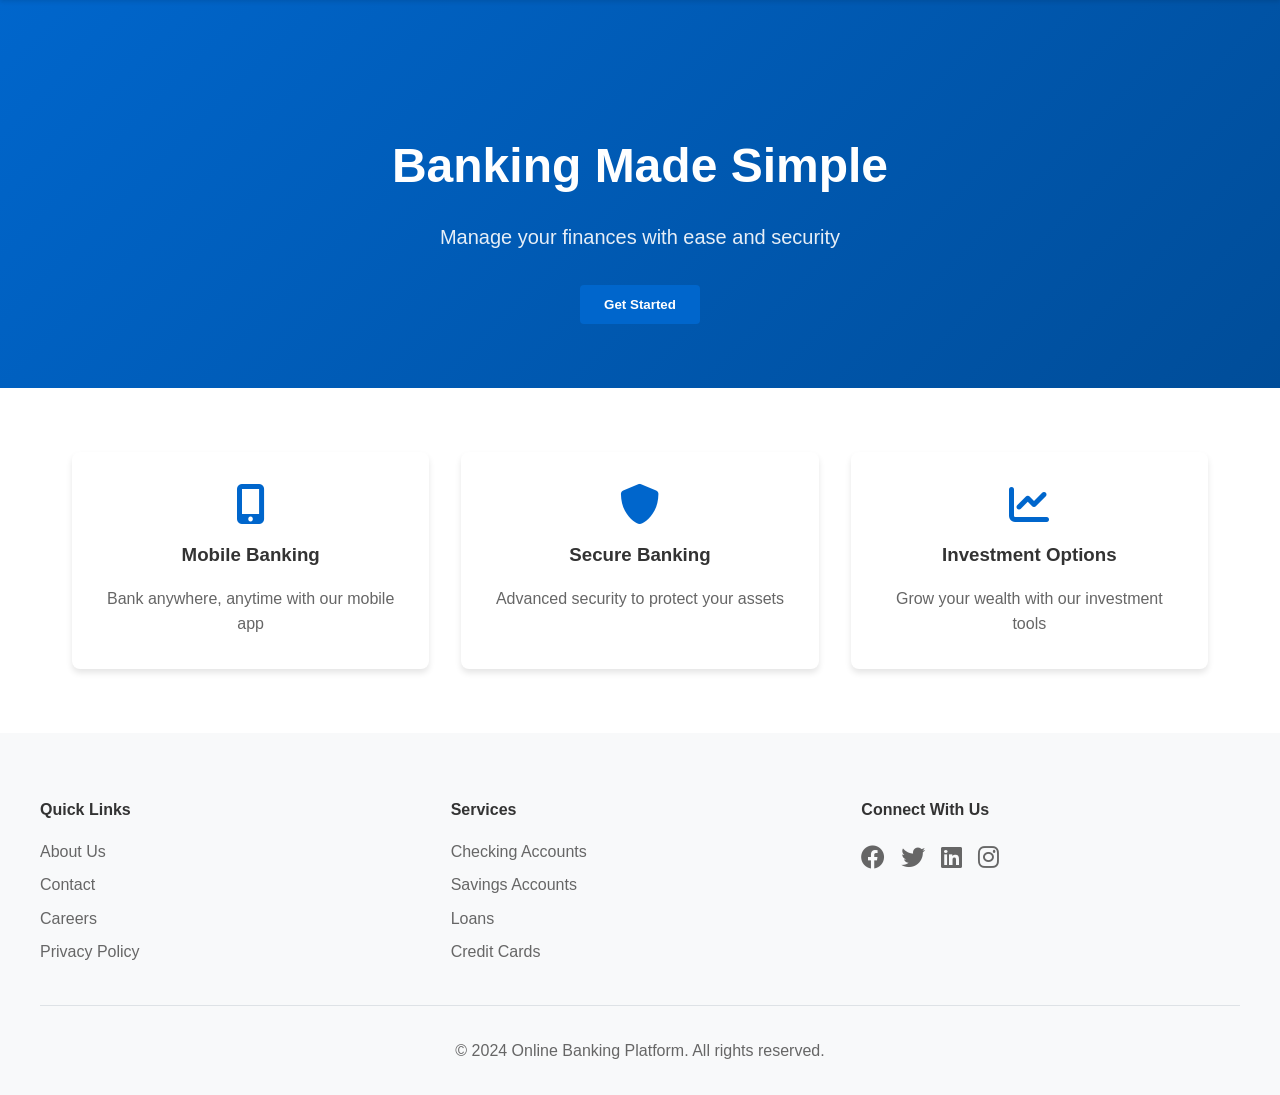
<file: index.html>
<!DOCTYPE html>
<html lang="en">
<head>
    <meta charset="UTF-8">
    <meta name="viewport" content="width=device-width, initial-scale=1.0">
    <title>Online Banking Platform</title>
    <link rel="stylesheet" href="styles/main.css">
    <link rel="stylesheet" href="https://cdnjs.cloudflare.com/ajax/libs/font-awesome/6.0.0/css/all.min.css">
</head>
<body>
    <header class="main-header">
        <nav class="top-nav">
            <div class="logo">
                <img src="assets/citi-logo.png" alt="Bank Logo" class="bank-logo" />
            </div>
            <div class="nav-links">
                <a href="#" class="nav-link">Personal</a>
                <a href="#" class="nav-link">Business</a>
                <a href="#" class="nav-link">Wealth Management</a>
                <a href="#" class="nav-link">About Us</a>
            </div>
            <div class="auth-buttons">
                <button class="btn btn-secondary">Sign In</button>
                <button class="btn btn-primary">Open Account</button>
            </div>
        </nav>
    </header>

    <main>
        <section class="hero">
            <div class="hero-content">
                <h1>Banking Made Simple</h1>
                <p>Manage your finances with ease and security</p>
                <button class="btn btn-primary">Get Started</button>
            </div>
        </section>

        <section class="features">
            <div class="feature-card">
                <i class="fas fa-mobile-alt"></i>
                <h3>Mobile Banking</h3>
                <p>Bank anywhere, anytime with our mobile app</p>
            </div>
            <div class="feature-card">
                <i class="fas fa-shield-alt"></i>
                <h3>Secure Banking</h3>
                <p>Advanced security to protect your assets</p>
            </div>
            <div class="feature-card">
                <i class="fas fa-chart-line"></i>
                <h3>Investment Options</h3>
                <p>Grow your wealth with our investment tools</p>
            </div>
        </section>
    </main>

    <footer class="main-footer">
        <div class="footer-content">
            <div class="footer-section">
                <h4>Quick Links</h4>
                <ul>
                    <li><a href="#">About Us</a></li>
                    <li><a href="#">Contact</a></li>
                    <li><a href="#">Careers</a></li>
                    <li><a href="#">Privacy Policy</a></li>
                </ul>
            </div>
            <div class="footer-section">
                <h4>Services</h4>
                <ul>
                    <li><a href="#">Checking Accounts</a></li>
                    <li><a href="#">Savings Accounts</a></li>
                    <li><a href="#">Loans</a></li>
                    <li><a href="#">Credit Cards</a></li>
                </ul>
            </div>
            <div class="footer-section">
                <h4>Connect With Us</h4>
                <div class="social-links">
                    <a href="#"><i class="fab fa-facebook"></i></a>
                    <a href="#"><i class="fab fa-twitter"></i></a>
                    <a href="#"><i class="fab fa-linkedin"></i></a>
                    <a href="#"><i class="fab fa-instagram"></i></a>
                </div>
            </div>
        </div>
        <div class="footer-bottom">
            <p>&copy; 2024 Online Banking Platform. All rights reserved.</p>
        </div>
    </footer>

    <!-- Login Modal -->
    <div id="loginModal" class="modal">
        <div class="modal-content">
            <span class="close-modal">&times;</span>
            <h2>Sign In</h2>
            <form id="loginForm" class="auth-form">
                <div class="form-group">
                    <label for="loginEmail">Email</label>
                    <input type="email" id="loginEmail" name="email" required>
                </div>
                <div class="form-group">
                    <label for="loginPassword">Password</label>
                    <input type="password" id="loginPassword" name="password" required>
                </div>
                <div class="form-group">
                    <a href="#" class="forgot-password">Forgot Password?</a>
                </div>
                <button type="submit" class="btn btn-primary">Sign In</button>
            </form>
            <div class="form-footer">
                <p>Don't have an account? <a href="#" id="showRegister">Register</a></p>
            </div>
        </div>
    </div>

    <!-- Registration Modal -->
    <div id="registerModal" class="modal">
        <div class="modal-content">
            <span class="close-modal">&times;</span>
            <h2>Create Account</h2>
            <form id="registerForm" class="auth-form">
                <div class="form-group">
                    <label for="registerName">Full Name</label>
                    <input type="text" id="registerName" name="name" required>
                </div>
                <div class="form-group">
                    <label for="registerEmail">Email</label>
                    <input type="email" id="registerEmail" name="email" required>
                </div>
                <div class="form-group">
                    <label for="registerPassword">Password</label>
                    <input type="password" id="registerPassword" name="password" required>
                </div>
                <div class="form-group">
                    <label for="confirmPassword">Confirm Password</label>
                    <input type="password" id="confirmPassword" name="confirmPassword" required>
                </div>
                <div class="form-group">
                    <label class="checkbox-container">
                        <input type="checkbox" required>
                        I agree to the <a href="#">Terms and Conditions</a>
                    </label>
                </div>
                <button type="submit" class="btn btn-primary">Create Account</button>
            </form>
            <div class="form-footer">
                <p>Already have an account? <a href="#" id="showLogin">Sign In</a></p>
            </div>
        </div>
    </div>

    <script src="js/main.js"></script>
</body>
</html>
</file>
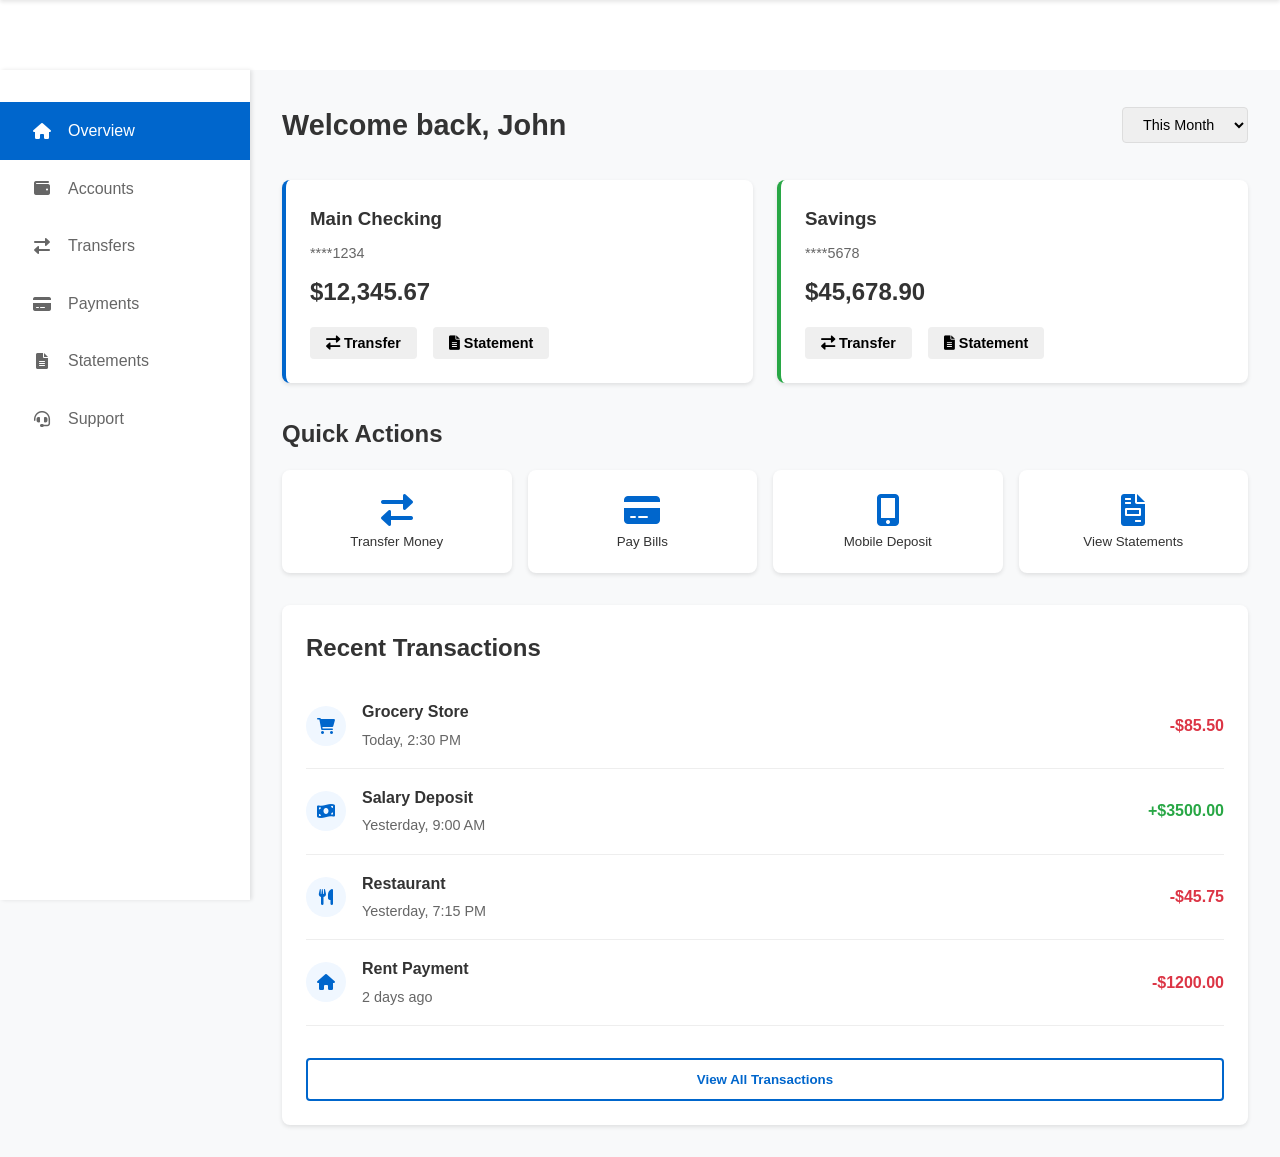
<file: dashboard.html>
<!DOCTYPE html>
<html lang="en">
<head>
    <meta charset="UTF-8">
    <meta name="viewport" content="width=device-width, initial-scale=1.0">
    <title>User Dashboard - Online Banking Platform</title>
    <link rel="stylesheet" href="styles/main.css">
    <link rel="stylesheet" href="styles/dashboard.css">
    <link rel="stylesheet" href="https://cdnjs.cloudflare.com/ajax/libs/font-awesome/6.0.0/css/all.min.css">
</head>
<body>
    <header class="main-header">
        <nav class="top-nav">
            <div class="logo">
                <img src="assets/citi-logo.png" alt="Bank Logo" class="bank-logo" />
            </div>
            <div class="nav-links">
                <a href="index.html" class="nav-link">Home</a>
                <a href="#accounts" class="nav-link">Accounts</a>
                <a href="#transfers" class="nav-link">Transfers</a>
                <a href="#payments" class="nav-link">Payments</a>
            </div>
            <div class="user-menu">
                <button class="btn btn-secondary" id="userMenuBtn">
                    <i class="fas fa-user-circle"></i>
                    <span>John Doe</span>
                </button>
                <div class="user-dropdown">
                    <a href="#profile"><i class="fas fa-user"></i> Profile</a>
                    <a href="#settings"><i class="fas fa-cog"></i> Settings</a>
                    <a href="#security"><i class="fas fa-shield-alt"></i> Security</a>
                    <a href="index.html" class="logout"><i class="fas fa-sign-out-alt"></i> Logout</a>
                </div>
            </div>
        </nav>
    </header>

    <main class="dashboard-container">
        <aside class="dashboard-sidebar">
            <nav class="sidebar-nav">
                <a href="#overview" class="active"><i class="fas fa-home"></i> Overview</a>
                <a href="#accounts"><i class="fas fa-wallet"></i> Accounts</a>
                <a href="#transfers"><i class="fas fa-exchange-alt"></i> Transfers</a>
                <a href="#payments"><i class="fas fa-credit-card"></i> Payments</a>
                <a href="#statements"><i class="fas fa-file-alt"></i> Statements</a>
                <a href="#support"><i class="fas fa-headset"></i> Support</a>
            </nav>
        </aside>

        <div class="dashboard-content">
            <section class="dashboard-header">
                <h1>Welcome back, John</h1>
                <div class="date-filter">
                    <select id="dateRange">
                        <option value="today">Today</option>
                        <option value="week">This Week</option>
                        <option value="month" selected>This Month</option>
                        <option value="year">This Year</option>
                    </select>
                </div>
            </section>

            <section class="account-overview">
                <div class="account-card primary">
                    <div class="account-info">
                        <h3>Main Checking</h3>
                        <p class="account-number">****1234</p>
                        <p class="balance">$12,345.67</p>
                    </div>
                    <div class="account-actions">
                        <button class="btn btn-small"><i class="fas fa-exchange-alt"></i> Transfer</button>
                        <button class="btn btn-small"><i class="fas fa-file-alt"></i> Statement</button>
                    </div>
                </div>

                <div class="account-card savings">
                    <div class="account-info">
                        <h3>Savings</h3>
                        <p class="account-number">****5678</p>
                        <p class="balance">$45,678.90</p>
                    </div>
                    <div class="account-actions">
                        <button class="btn btn-small"><i class="fas fa-exchange-alt"></i> Transfer</button>
                        <button class="btn btn-small"><i class="fas fa-file-alt"></i> Statement</button>
                    </div>
                </div>
            </section>

            <section class="quick-actions">
                <h2>Quick Actions</h2>
                <div class="action-grid">
                    <button class="action-card">
                        <i class="fas fa-exchange-alt"></i>
                        <span>Transfer Money</span>
                    </button>
                    <button class="action-card">
                        <i class="fas fa-credit-card"></i>
                        <span>Pay Bills</span>
                    </button>
                    <button class="action-card">
                        <i class="fas fa-mobile-alt"></i>
                        <span>Mobile Deposit</span>
                    </button>
                    <button class="action-card">
                        <i class="fas fa-file-invoice"></i>
                        <span>View Statements</span>
                    </button>
                </div>
            </section>

            <section class="recent-transactions">
                <h2>Recent Transactions</h2>
                <div class="transactions-list">
                    <div class="transaction-item">
                        <div class="transaction-icon">
                            <i class="fas fa-shopping-cart"></i>
                        </div>
                        <div class="transaction-details">
                            <h4>Grocery Store</h4>
                            <p class="date">Today, 2:30 PM</p>
                        </div>
                        <div class="transaction-amount debit">
                            -$85.50
                        </div>
                    </div>
                    <div class="transaction-item">
                        <div class="transaction-icon">
                            <i class="fas fa-money-bill-wave"></i>
                        </div>
                        <div class="transaction-details">
                            <h4>Salary Deposit</h4>
                            <p class="date">Yesterday, 9:00 AM</p>
                        </div>
                        <div class="transaction-amount credit">
                            +$3,500.00
                        </div>
                    </div>
                    <!-- More transactions... -->
                </div>
                <button class="btn btn-secondary view-all">View All Transactions</button>
            </section>
        </div>
    </main>

    <script src="js/main.js"></script>
    <script src="js/dashboard.js"></script>
</body>
</html>
</file>
<file: styles/main.css>
/* Reset and base styles */
* {
    margin: 0;
    padding: 0;
    box-sizing: border-box;
}

body {
    font-family: 'Segoe UI', Tahoma, Geneva, Verdana, sans-serif;
    line-height: 1.6;
    color: #333;
}

/* Header styles */
.main-header {
    background-color: #fff;
    box-shadow: 0 2px 4px rgba(0, 0, 0, 0.1);
    position: fixed;
    width: 100%;
    top: 0;
    z-index: 1000;
    transition: transform 0.3s ease;
}

.main-header.scroll-down {
    transform: translateY(-100%);
}

.main-header.scroll-up {
    transform: translateY(0);
}

.top-nav {
    max-width: 1200px;
    margin: 0 auto;
    padding: 1rem;
    display: flex;
    justify-content: space-between;
    align-items: center;
}

.logo img {
    height: 40px;
}

.logo img.bank-logo {
    height: 40px;
    width: auto;
    display: block;
    margin: 0 auto;
}

.logo h1 {
    font-size: 1.5rem;
    color: #0066cc;
    margin: 0;
    font-weight: 700;
}

.nav-links {
    display: flex;
    gap: 2rem;
}

.nav-link {
    text-decoration: none;
    color: #333;
    font-weight: 500;
    transition: color 0.3s ease;
}

.nav-link:hover {
    color: #0066cc;
}

.auth-buttons {
    display: flex;
    gap: 1rem;
}

/* Button styles */
.btn {
    padding: 0.75rem 1.5rem;
    border-radius: 4px;
    font-weight: 600;
    cursor: pointer;
    transition: all 0.3s ease;
    border: none;
}

.btn-primary {
    background-color: #0066cc;
    color: white;
}

.btn-primary:hover {
    background-color: #0052a3;
}

.btn-secondary {
    background-color: transparent;
    color: #0066cc;
    border: 2px solid #0066cc;
}

.btn-secondary:hover {
    background-color: #f0f7ff;
}

/* Hero section */
.hero {
    background: linear-gradient(135deg, #0066cc 0%, #004d99 100%);
    color: white;
    padding: 8rem 2rem 4rem;
    text-align: center;
}

.hero-content {
    max-width: 800px;
    margin: 0 auto;
}

.hero h1 {
    font-size: 3rem;
    margin-bottom: 1rem;
}

.hero p {
    font-size: 1.25rem;
    margin-bottom: 2rem;
    opacity: 0.9;
}

/* Features section */
.features {
    max-width: 1200px;
    margin: 4rem auto;
    padding: 0 2rem;
    display: grid;
    grid-template-columns: repeat(auto-fit, minmax(300px, 1fr));
    gap: 2rem;
}

.feature-card {
    background: white;
    padding: 2rem;
    border-radius: 8px;
    box-shadow: 0 4px 6px rgba(0, 0, 0, 0.1);
    text-align: center;
    transition: transform 0.3s ease;
}

.feature-card:hover {
    transform: translateY(-5px);
}

.feature-card i {
    font-size: 2.5rem;
    color: #0066cc;
    margin-bottom: 1rem;
}

.feature-card h3 {
    margin-bottom: 1rem;
    color: #333;
}

.feature-card p {
    color: #666;
}

/* Footer styles */
.main-footer {
    background-color: #f8f9fa;
    padding: 4rem 2rem 2rem;
    margin-top: 4rem;
}

.footer-content {
    max-width: 1200px;
    margin: 0 auto;
    display: grid;
    grid-template-columns: repeat(auto-fit, minmax(250px, 1fr));
    gap: 2rem;
}

.footer-section h4 {
    color: #333;
    margin-bottom: 1rem;
}

.footer-section ul {
    list-style: none;
}

.footer-section ul li {
    margin-bottom: 0.5rem;
}

.footer-section a {
    text-decoration: none;
    color: #666;
    transition: color 0.3s ease;
}

.footer-section a:hover {
    color: #0066cc;
}

.social-links {
    display: flex;
    gap: 1rem;
}

.social-links a {
    color: #666;
    font-size: 1.5rem;
    transition: color 0.3s ease;
}

.social-links a:hover {
    color: #0066cc;
}

.footer-bottom {
    max-width: 1200px;
    margin: 2rem auto 0;
    padding-top: 2rem;
    border-top: 1px solid #dee2e6;
    text-align: center;
    color: #666;
}

/* Mobile Navigation */
.mobile-nav-toggle {
    display: none;
    background: none;
    border: none;
    font-size: 1.5rem;
    color: #333;
    cursor: pointer;
    padding: 0.5rem;
}

@media (max-width: 768px) {
    .mobile-nav-toggle {
        display: block;
    }
    
    .nav-links {
        display: none;
        position: absolute;
        top: 100%;
        left: 0;
        right: 0;
        background: white;
        padding: 1rem;
        box-shadow: 0 2px 4px rgba(0, 0, 0, 0.1);
        flex-direction: column;
        align-items: center;
    }
    
    .nav-links.active {
        display: flex;
    }
    
    .nav-link {
        padding: 0.5rem 0;
        width: 100%;
        text-align: center;
    }
    
    .auth-buttons {
        flex-direction: column;
        width: 100%;
    }
    
    .auth-buttons .btn {
        width: 100%;
        margin: 0.5rem 0;
    }
    
    .hero h1 {
        font-size: 2rem;
    }
    
    .hero p {
        font-size: 1rem;
    }
    
    .features {
        grid-template-columns: 1fr;
    }
}

/* Modal styles */
.modal {
    display: none;
    position: fixed;
    top: 0;
    left: 0;
    width: 100%;
    height: 100%;
    background-color: rgba(0, 0, 0, 0.5);
    z-index: 2000;
    align-items: center;
    justify-content: center;
}

.modal.active {
    display: flex;
}

.modal-content {
    background-color: white;
    padding: 2rem;
    border-radius: 8px;
    width: 100%;
    max-width: 400px;
    position: relative;
    box-shadow: 0 4px 6px rgba(0, 0, 0, 0.1);
}

.close-modal {
    position: absolute;
    top: 1rem;
    right: 1rem;
    font-size: 1.5rem;
    cursor: pointer;
    color: #666;
}

.close-modal:hover {
    color: #333;
}

.auth-form {
    margin-top: 1.5rem;
}

.form-group {
    margin-bottom: 1rem;
}

.form-group label {
    display: block;
    margin-bottom: 0.5rem;
    color: #333;
    font-weight: 500;
}

.form-group input {
    width: 100%;
    padding: 0.75rem;
    border: 1px solid #ddd;
    border-radius: 4px;
    font-size: 1rem;
}

.form-group input:focus {
    outline: none;
    border-color: #0066cc;
    box-shadow: 0 0 0 2px rgba(0, 102, 204, 0.2);
}

.forgot-password {
    color: #0066cc;
    text-decoration: none;
    font-size: 0.9rem;
}

.forgot-password:hover {
    text-decoration: underline;
}

.form-footer {
    margin-top: 1.5rem;
    text-align: center;
    color: #666;
}

.form-footer a {
    color: #0066cc;
    text-decoration: none;
}

.form-footer a:hover {
    text-decoration: underline;
}

.checkbox-container {
    display: flex;
    align-items: center;
    gap: 0.5rem;
    font-size: 0.9rem;
}

.checkbox-container input[type="checkbox"] {
    width: auto;
}

.success-message {
    background-color: #d4edda;
    color: #155724;
    padding: 1rem;
    border-radius: 4px;
    margin-top: 1rem;
    text-align: center;
}
</file>
<file: styles/dashboard.css>
/* Dashboard Layout */
.dashboard-container {
    display: flex;
    min-height: calc(100vh - 70px);
    margin-top: 70px;
    background-color: #f8f9fa;
}

.dashboard-sidebar {
    width: 250px;
    background-color: white;
    box-shadow: 2px 0 4px rgba(0, 0, 0, 0.1);
    padding: 2rem 0;
    position: fixed;
    height: calc(100vh - 70px);
    overflow-y: auto;
}

.dashboard-content {
    flex: 1;
    margin-left: 250px;
    padding: 2rem;
}

/* Sidebar Navigation */
.sidebar-nav {
    display: flex;
    flex-direction: column;
}

.sidebar-nav a {
    padding: 1rem 2rem;
    color: #666;
    text-decoration: none;
    display: flex;
    align-items: center;
    gap: 1rem;
    transition: all 0.3s ease;
}

.sidebar-nav a i {
    width: 20px;
    text-align: center;
}

.sidebar-nav a:hover {
    background-color: #f0f7ff;
    color: #0066cc;
}

.sidebar-nav a.active {
    background-color: #0066cc;
    color: white;
}

/* Dashboard Header */
.dashboard-header {
    display: flex;
    justify-content: space-between;
    align-items: center;
    margin-bottom: 2rem;
}

.dashboard-header h1 {
    font-size: 1.8rem;
    color: #333;
}

.date-filter select {
    padding: 0.5rem 1rem;
    border: 1px solid #ddd;
    border-radius: 4px;
    font-size: 0.9rem;
}

/* Account Cards */
.account-overview {
    display: grid;
    grid-template-columns: repeat(auto-fit, minmax(300px, 1fr));
    gap: 1.5rem;
    margin-bottom: 2rem;
}

.account-card {
    background: white;
    border-radius: 8px;
    padding: 1.5rem;
    box-shadow: 0 2px 4px rgba(0, 0, 0, 0.1);
}

.account-card.primary {
    border-left: 4px solid #0066cc;
}

.account-card.savings {
    border-left: 4px solid #28a745;
}

.account-info h3 {
    margin-bottom: 0.5rem;
    color: #333;
}

.account-number {
    color: #666;
    font-size: 0.9rem;
    margin-bottom: 0.5rem;
}

.balance {
    font-size: 1.5rem;
    font-weight: 600;
    color: #333;
    margin-bottom: 1rem;
}

.account-actions {
    display: flex;
    gap: 1rem;
}

.btn-small {
    padding: 0.5rem 1rem;
    font-size: 0.9rem;
}

/* Quick Actions */
.quick-actions {
    margin-bottom: 2rem;
}

.quick-actions h2 {
    margin-bottom: 1rem;
    color: #333;
}

.action-grid {
    display: grid;
    grid-template-columns: repeat(auto-fit, minmax(200px, 1fr));
    gap: 1rem;
}

.action-card {
    background: white;
    border: none;
    border-radius: 8px;
    padding: 1.5rem;
    text-align: center;
    cursor: pointer;
    transition: all 0.3s ease;
    box-shadow: 0 2px 4px rgba(0, 0, 0, 0.1);
}

.action-card:hover {
    transform: translateY(-2px);
    box-shadow: 0 4px 6px rgba(0, 0, 0, 0.1);
}

.action-card i {
    font-size: 2rem;
    color: #0066cc;
    margin-bottom: 0.5rem;
}

.action-card span {
    display: block;
    color: #333;
    font-weight: 500;
}

/* Recent Transactions */
.recent-transactions {
    background: white;
    border-radius: 8px;
    padding: 1.5rem;
    box-shadow: 0 2px 4px rgba(0, 0, 0, 0.1);
}

.recent-transactions h2 {
    margin-bottom: 1rem;
    color: #333;
}

.transactions-list {
    margin-bottom: 1rem;
}

.transaction-item {
    display: flex;
    align-items: center;
    padding: 1rem 0;
    border-bottom: 1px solid #eee;
}

.transaction-icon {
    width: 40px;
    height: 40px;
    background: #f0f7ff;
    border-radius: 50%;
    display: flex;
    align-items: center;
    justify-content: center;
    margin-right: 1rem;
}

.transaction-icon i {
    color: #0066cc;
}

.transaction-details {
    flex: 1;
}

.transaction-details h4 {
    margin-bottom: 0.25rem;
    color: #333;
}

.transaction-details .date {
    color: #666;
    font-size: 0.9rem;
}

.transaction-amount {
    font-weight: 600;
}

.transaction-amount.debit {
    color: #dc3545;
}

.transaction-amount.credit {
    color: #28a745;
}

.view-all {
    width: 100%;
    margin-top: 1rem;
}

/* User Menu */
.user-menu {
    position: relative;
}

.user-dropdown {
    position: absolute;
    top: 100%;
    right: 0;
    background: white;
    border-radius: 4px;
    box-shadow: 0 2px 4px rgba(0, 0, 0, 0.1);
    padding: 0.5rem 0;
    min-width: 200px;
    display: none;
}

.user-dropdown.active {
    display: block;
}

.user-dropdown a {
    display: flex;
    align-items: center;
    gap: 0.5rem;
    padding: 0.75rem 1rem;
    color: #333;
    text-decoration: none;
    transition: background-color 0.3s ease;
}

.user-dropdown a:hover {
    background-color: #f0f7ff;
}

.user-dropdown a.logout {
    color: #dc3545;
    border-top: 1px solid #eee;
    margin-top: 0.5rem;
}

/* Responsive Design */
@media (max-width: 1024px) {
    .dashboard-sidebar {
        width: 200px;
    }
    
    .dashboard-content {
        margin-left: 200px;
    }
}

@media (max-width: 768px) {
    .dashboard-container {
        flex-direction: column;
    }
    
    .dashboard-sidebar {
        width: 100%;
        height: auto;
        position: relative;
        padding: 1rem 0;
    }
    
    .dashboard-content {
        margin-left: 0;
    }
    
    .sidebar-nav {
        flex-direction: row;
        overflow-x: auto;
        padding: 0 1rem;
    }
    
    .sidebar-nav a {
        padding: 0.75rem 1rem;
        white-space: nowrap;
    }
    
    .account-overview {
        grid-template-columns: 1fr;
    }
    
    .action-grid {
        grid-template-columns: repeat(2, 1fr);
    }
}

@media (max-width: 480px) {
    .dashboard-header {
        flex-direction: column;
        align-items: flex-start;
        gap: 1rem;
    }
    
    .action-grid {
        grid-template-columns: 1fr;
    }
    
    .account-actions {
        flex-direction: column;
    }
    
    .btn-small {
        width: 100%;
    }
}
</file>
